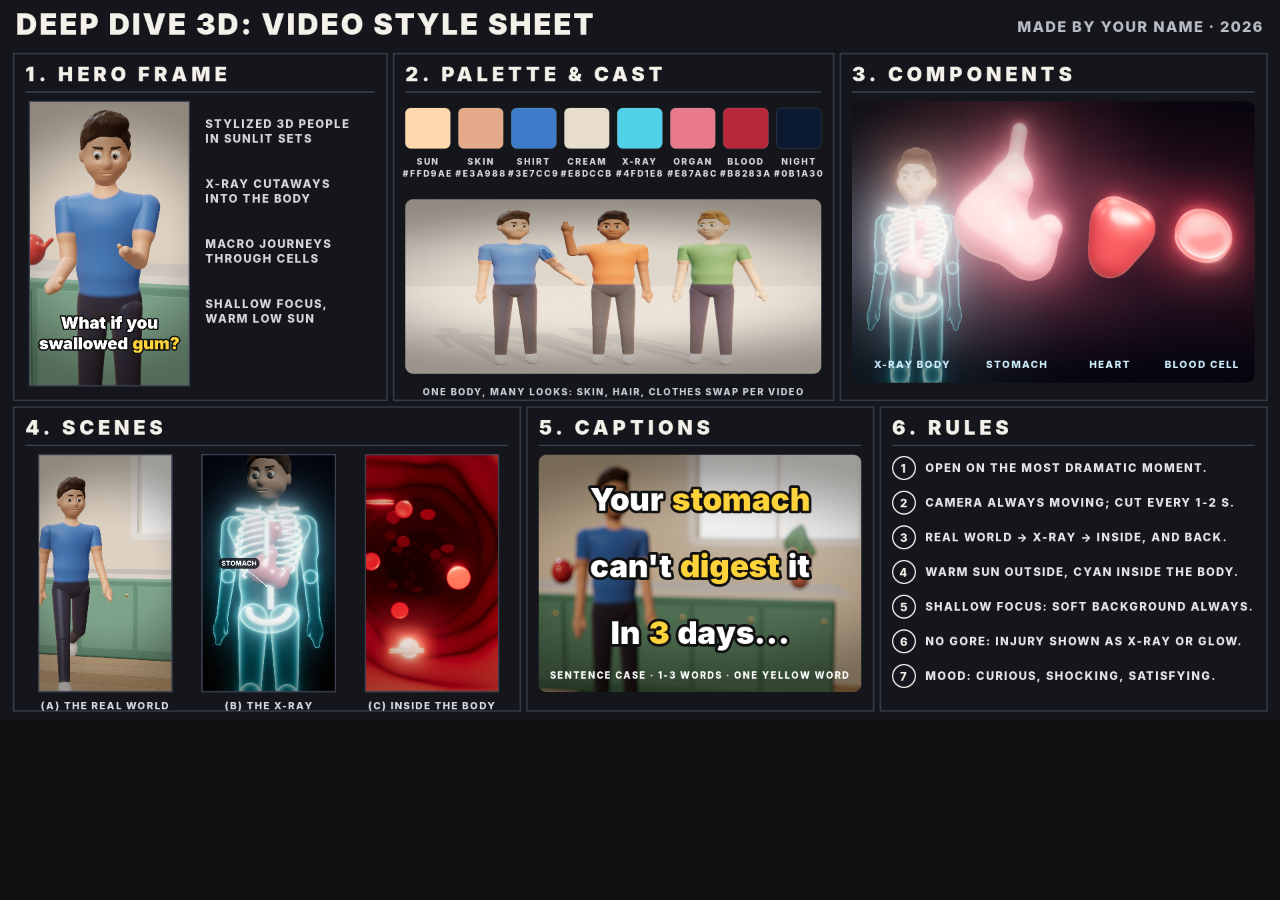
<file: engine/videos/area-volume/sheet.html>
<!doctype html>
<html><head><meta charset="utf-8"><title>Style sheet</title>
<style>
@font-face { font-family: 'Inter'; font-weight: 900; src: url('fonts/Inter-Black.otf'); }
@font-face { font-family: 'Inter'; font-weight: 800; src: url('fonts/Inter-ExtraBold.otf'); }
html, body { margin: 0; background: #111; } canvas { display: block; max-width: 100vw; height: auto; } #gl, #gl2 { display: none; }
</style></head>
<body><canvas id="cv" width="1920" height="1080"></canvas><canvas id="gl" width="1080" height="1920"></canvas><canvas id="gl2" width="1280" height="860"></canvas>
<script type="importmap">{"imports":{"three":"./vendor/three.module.js","three/addons/":"./vendor/addons/"}}</script>
<script type="module" src="src/sheet.js"></script></body></html>
</file>
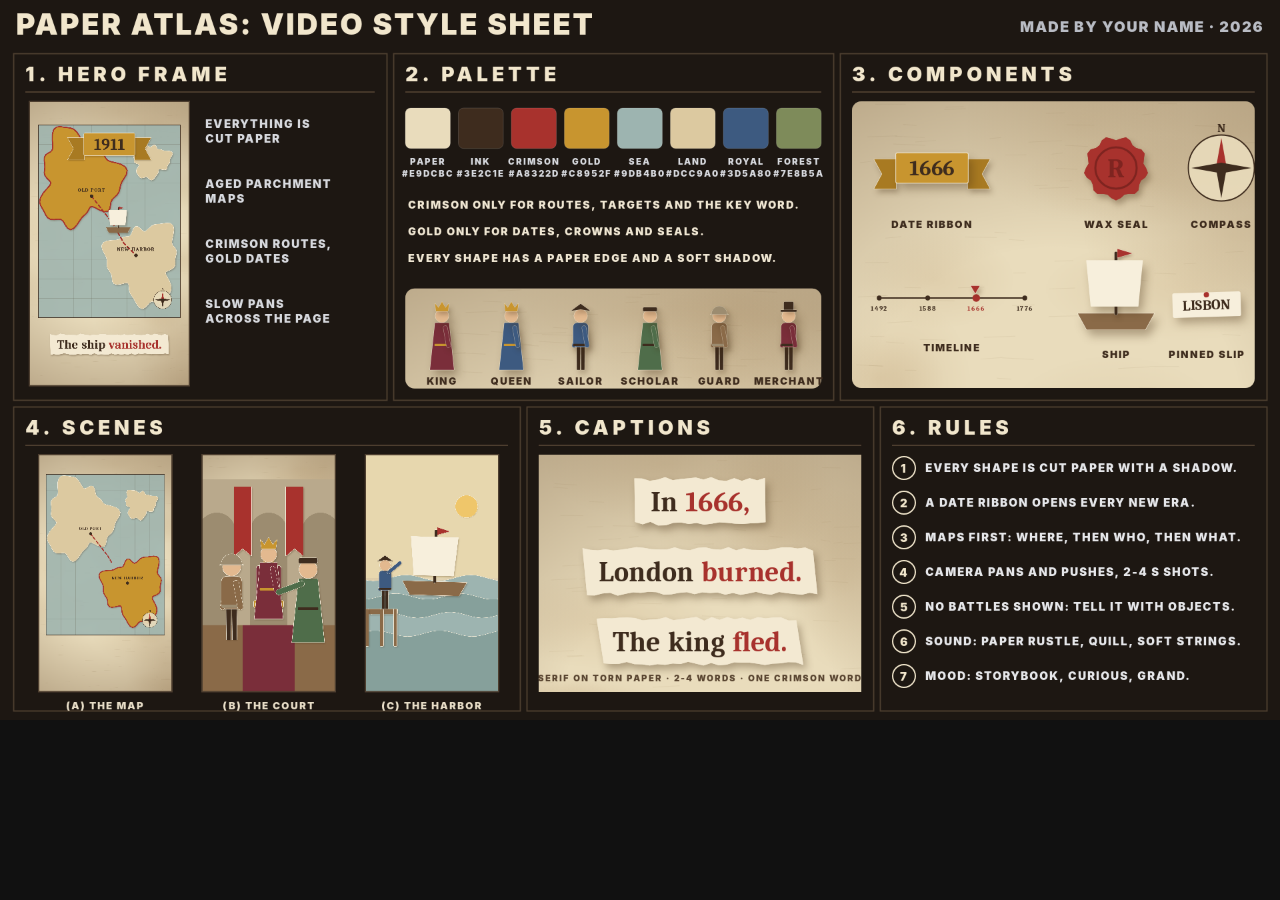
<file: engine/videos/circle-area/sheet.html>
<!doctype html>
<html><head><meta charset="utf-8"><title>Style sheet</title>
<style>
@font-face { font-family: 'Inter'; font-weight: 900; src: url('fonts/Inter-Black.otf'); }
@font-face { font-family: 'Inter'; font-weight: 800; src: url('fonts/Inter-Black.otf'); }
@font-face { font-family: 'Caladea'; font-weight: 700; src: url('fonts/Caladea-Bold.ttf'); }
html, body { margin: 0; background: #111; } canvas { display: block; max-width: 100vw; height: auto; }
</style></head>
<body><canvas id="cv" width="1920" height="1080"></canvas>
<script type="module" src="src/sheet.js"></script></body></html>
</file>
